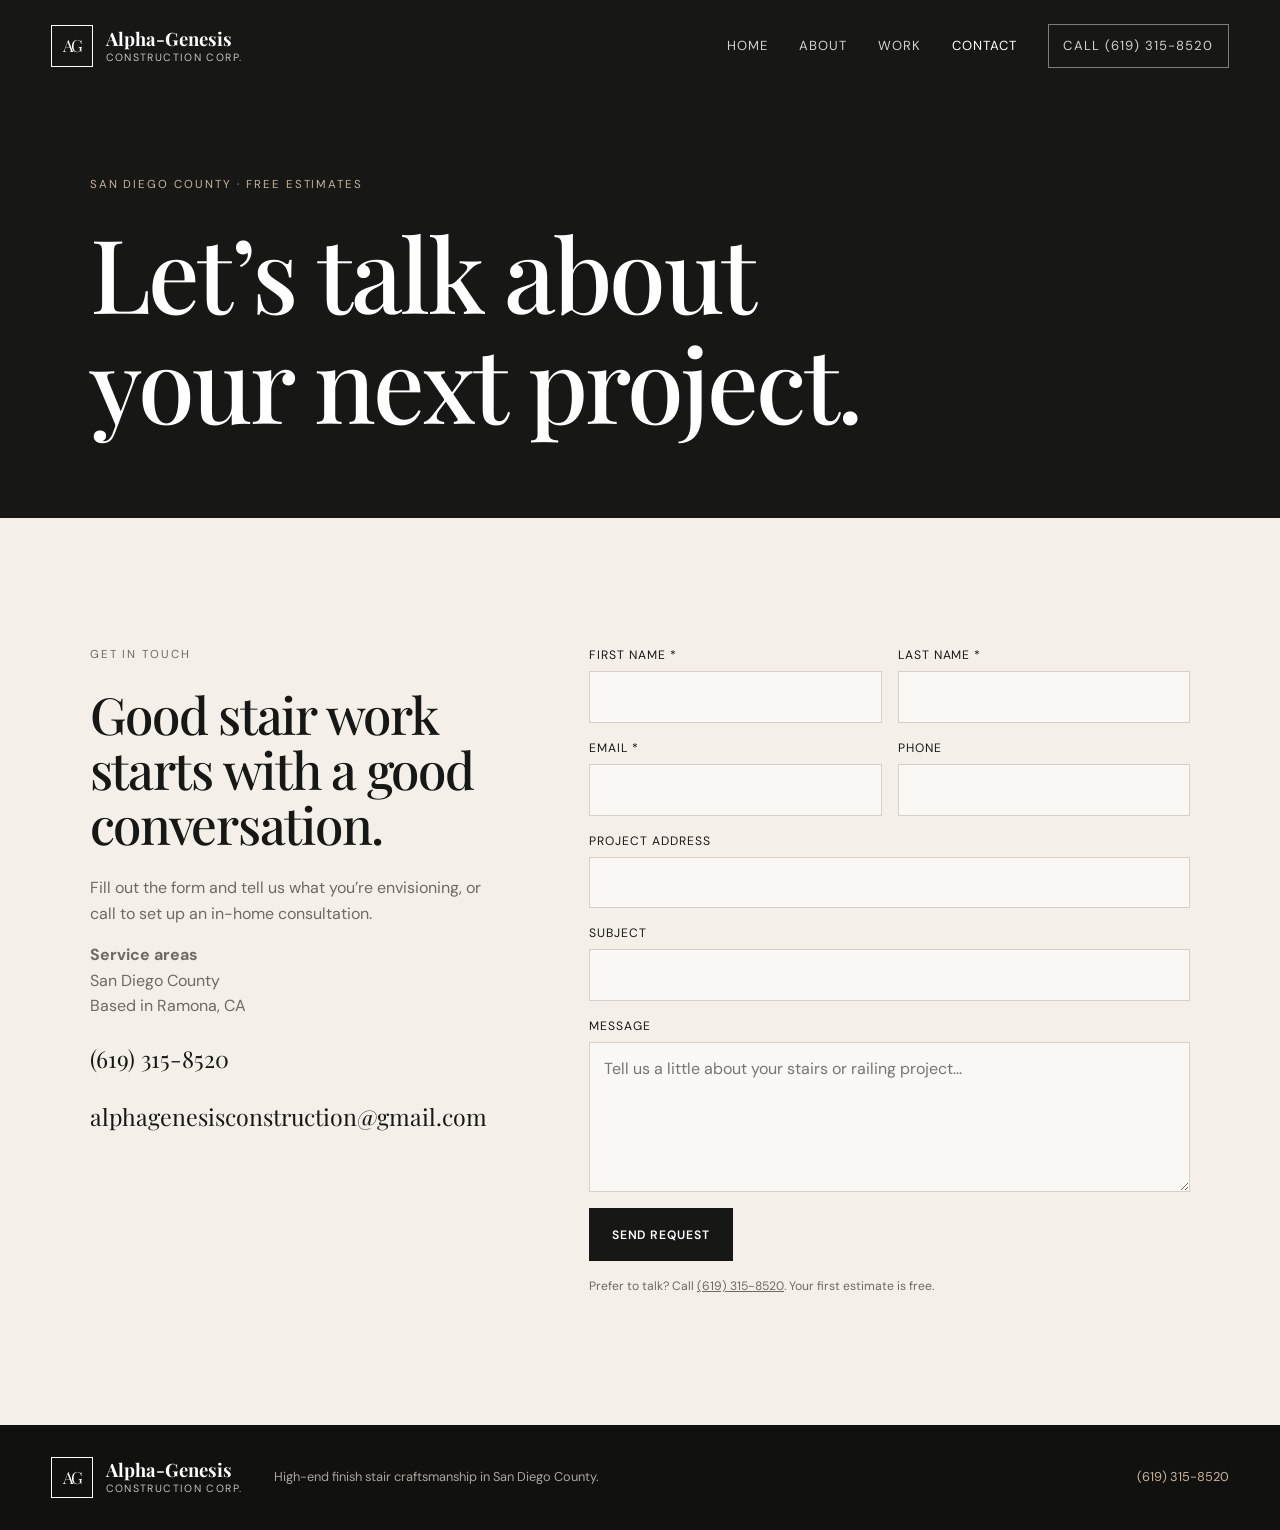
<file: contact.html>
<!doctype html>
<html lang="en"><head><meta charset="utf-8"><meta name="viewport" content="width=device-width,initial-scale=1"><meta name="description" content="Contact Alpha-Genesis Construction Corp. for a free estimate on custom finish stairs, hardwood staircases, handrails, balusters, treads, and cable rail systems in San Diego County."><meta name="theme-color" content="#171715"><title>Contact | Alpha-Genesis Construction Corp.</title><link rel="canonical" href="https://alphagenesisconstruction.com/contact.html"><link rel="stylesheet" href="styles.css"></head>
<body><a class="skip-link" href="#main">Skip to content</a><header class="site-header"><a class="brand" href="index.html" aria-label="Alpha-Genesis Construction Corp. home"><span class="brand-mark">AG</span><span><strong>Alpha-Genesis</strong><small>Construction Corp.</small></span></a><button class="menu-toggle" aria-expanded="false" aria-controls="site-nav">Menu</button><nav id="site-nav" class="site-nav" aria-label="Primary navigation"><a href="index.html">Home</a><a href="about.html">About</a><a href="work.html">Work</a><a class="active" href="contact.html">Contact</a><a class="nav-call" href="tel:+16193158520">Call (619) 315-8520</a></nav></header>
<main id="main"><section class="page-hero"><p class="eyebrow">San Diego County · Free estimates</p><h1>Let’s talk about<br>your next project.</h1></section><section class="section contact-layout"><div class="contact-info"><p class="eyebrow">Get in touch</p><h2>Good stair work starts with a good conversation.</h2><p>Fill out the form and tell us what you’re envisioning, or call to set up an in-home consultation.</p><p><strong>Service areas</strong><br>San Diego County<br>Based in Ramona, CA</p><a class="big-link" href="tel:+16193158520">(619) 315-8520</a><a class="big-link" href="mailto:alphagenesisconstruction@gmail.com">alphagenesisconstruction@gmail.com</a></div><form class="estimate-form" action="https://formsubmit.co/alphagenesisconstruction@gmail.com" method="POST"><input type="hidden" name="_subject" value="New Alpha-Genesis website estimate request"><input type="hidden" name="_next" value="https://alphagenesisconstruction.com/contact.html?sent=1"><input type="hidden" name="_captcha" value="false"><label class="honeypot">Company<input name="company" tabindex="-1" autocomplete="off"></label><div class="form-grid"><label>First name *<input required name="first_name" autocomplete="given-name"></label><label>Last name *<input required name="last_name" autocomplete="family-name"></label><label>Email *<input required type="email" name="email" autocomplete="email"></label><label>Phone<input type="tel" name="phone" autocomplete="tel"></label></div><label>Project address<input name="address" autocomplete="street-address"></label><label>Subject<input name="subject"></label><label>Message<textarea required name="message" placeholder="Tell us a little about your stairs or railing project..."></textarea></label><button class="button" type="submit">Send Request</button><p class="form-note">Prefer to talk? Call <a href="tel:+16193158520">(619) 315-8520</a>. Your first estimate is free.</p></form></section></main>
<footer class="site-footer"><a class="brand" href="index.html"><span class="brand-mark">AG</span><span><strong>Alpha-Genesis</strong><small>Construction Corp.</small></span></a><p>High-end finish stair craftsmanship in San Diego County.</p><a href="tel:+16193158520">(619) 315-8520</a></footer><a class="mobile-call" href="tel:+16193158520"><span aria-hidden="true">☎</span> Call for a Free Estimate</a><script src="script.js" defer></script></body></html>
</file>
<file: styles.css>
@import url('https://fonts.googleapis.com/css2?family=DM+Sans:wght@400;500;600&family=Playfair+Display:wght@500;600&display=swap');
:root{--ink:#171715;--paper:#f4f0e9;--tan:#c8b49d;--line:#d9d0c5;--muted:#6e6962;--white:#fff;--serif:'Playfair Display',Georgia,serif;--sans:'DM Sans',Arial,sans-serif}*{box-sizing:border-box}html{scroll-behavior:smooth}body{margin:0;background:var(--paper);color:var(--ink);font-family:var(--sans);font-size:16px;line-height:1.6}img{display:block;width:100%;height:100%;object-fit:cover}a{color:inherit}h1,h2{font-family:var(--serif);font-weight:500;line-height:1.08;letter-spacing:-.025em}h1{font-size:clamp(3.3rem,8vw,7.7rem);margin:0 0 1.4rem}h2{font-size:clamp(2.3rem,4.5vw,4.3rem);margin:0 0 1.4rem}.skip-link{position:absolute;left:-999px;top:auto}.skip-link:focus{left:1rem;top:1rem;background:var(--white);padding:.75rem 1rem;z-index:20}.site-header{position:absolute;z-index:5;top:0;left:0;width:100%;display:flex;align-items:center;justify-content:space-between;padding:1.5rem clamp(1.25rem,4vw,4.5rem);color:var(--white)}.brand{display:inline-flex;align-items:center;gap:.8rem;text-decoration:none}.brand-mark{display:grid;place-items:center;width:2.6rem;height:2.6rem;border:1px solid currentColor;font-family:var(--serif);font-size:1.05rem;letter-spacing:-.12em}.brand strong,.brand small{display:block;line-height:1.05}.brand strong{font-family:var(--serif);font-size:1.15rem}.brand small{font-size:.66rem;letter-spacing:.13em;text-transform:uppercase;margin-top:.25rem;opacity:.75}.site-nav{display:flex;align-items:center;gap:clamp(1rem,2.4vw,2.6rem);font-size:.82rem;letter-spacing:.08em;text-transform:uppercase}.site-nav a{text-decoration:none;opacity:.8}.site-nav a:hover,.site-nav a.active{opacity:1}.nav-call{border:1px solid rgba(255,255,255,.55);padding:.65rem .9rem}.menu-toggle{display:none;background:none;border:0;color:inherit;font:inherit}.hero{min-height:clamp(680px,88vh,900px);position:relative;display:flex;align-items:flex-end;padding:clamp(8rem,18vh,12rem) clamp(1.25rem,7vw,8rem) clamp(5rem,11vh,8rem);background:var(--ink);color:var(--white);overflow:hidden}.hero:before{content:"";position:absolute;inset:0;background:linear-gradient(90deg,rgba(15,15,13,.82),rgba(15,15,13,.38) 55%,rgba(15,15,13,.25)),url('https://static.wixstatic.com/media/54ca87_64335d4f4eac4fc395e9532050f5f58f~mv2.png/v1/fill/w_1600,h_1200,al_c,q_90,enc_avif,quality_auto/54ca87_64335d4f4eac4fc395e9532050f5f58f~mv2.png') center/cover}.hero-content{position:relative;max-width:850px}.eyebrow{font-size:.72rem;letter-spacing:.17em;text-transform:uppercase;color:var(--tan);margin:0 0 1.4rem}.hero p:not(.eyebrow){font-size:clamp(1rem,1.5vw,1.25rem);max-width:34rem;color:#eee;margin:0 0 2rem}.hero-actions{display:flex;gap:.8rem;flex-wrap:wrap}.button{display:inline-flex;align-items:center;justify-content:center;min-height:3.3rem;padding:.8rem 1.35rem;border:1px solid transparent;font:600 .76rem var(--sans);letter-spacing:.08em;text-transform:uppercase;text-decoration:none;cursor:pointer}.button-light{background:var(--white);color:var(--ink)}.button-light:hover{background:var(--tan)}.button-ghost{border-color:rgba(255,255,255,.6);color:var(--white)}.section{padding:clamp(5rem,10vw,10rem) clamp(1.25rem,7vw,8rem)}.split{display:grid;grid-template-columns:minmax(260px,.9fr) minmax(300px,1.1fr);gap:clamp(3rem,9vw,10rem);align-items:center}.image-frame{background:#ded4c7;overflow:hidden}.portrait{height:min(680px,65vw)}.section-copy{max-width:600px}.section-copy p:not(.eyebrow){font-size:1.07rem;color:var(--muted);margin-bottom:2rem}.arrow-link,.text-light-link{font-weight:600;text-decoration:none;font-size:.82rem;letter-spacing:.05em}.arrow-link span,.text-light-link span{margin-left:.45rem;font-size:1.25rem}.services{background:#ebe4db}.section-heading{margin-bottom:2.5rem}.service-grid{display:grid;grid-template-columns:repeat(3,1fr);gap:1rem}.service-card{min-height:420px;display:flex;align-items:flex-end;padding:1.7rem;text-decoration:none;color:var(--white);position:relative;overflow:hidden;background:var(--ink)}.service-card:before{content:"";position:absolute;inset:0;background:linear-gradient(0deg,rgba(0,0,0,.78),rgba(0,0,0,.1) 65%)}.service-card span{position:relative;font-family:var(--serif);font-size:clamp(1.7rem,3vw,2.8rem);line-height:1.03}.service-one{background:url('https://static.wixstatic.com/media/54ca87_6dc438f8e71043cd903c13a751b7bf03~mv2.jpg/v1/fill/w_700,h_900,al_c,q_85,enc_avif,quality_auto/54ca87_6dc438f8e71043cd903c13a751b7bf03~mv2.jpg') center/cover}.service-two{background:url('https://static.wixstatic.com/media/54ca87_717da2da37334d019e309f1c873a0f3d~mv2.jpg/v1/fill/w_700,h_900,al_c,q_85,enc_avif,quality_auto/54ca87_717da2da37334d019e309f1c873a0f3d~mv2.jpg') center/cover}.service-three{background:url('https://static.wixstatic.com/media/54ca87_b90b48dced854eed8a1fa8f34f7215f8~mv2.png/v1/fill/w_700,h_900,al_c,q_85,enc_avif,quality_auto/54ca87_b90b48dced854eed8a1fa8f34f7215f8~mv2.png') center/cover}.contact-band{display:grid;grid-template-columns:1.25fr .75fr;gap:3rem;align-items:end;background:var(--ink);color:var(--white);padding:clamp(4rem,9vw,8rem) clamp(1.25rem,7vw,8rem)}.contact-band h2{font-size:clamp(2.7rem,5vw,5rem)}.contact-band p:not(.eyebrow){color:#d7d1c9}.contact-details{display:flex;gap:1.25rem;flex-wrap:wrap;margin-top:1.6rem}.contact-details a{color:var(--tan);text-decoration:none}.band-actions{display:flex;flex-direction:column;align-items:flex-start;gap:1.25rem}.text-light-link{color:var(--tan)}.site-footer{display:flex;align-items:center;gap:2rem;padding:2rem clamp(1.25rem,4vw,4.5rem);background:#11110f;color:var(--white);font-size:.8rem}.site-footer p{margin:0;color:#aaa59e;flex:1}.site-footer>a:last-child{text-decoration:none;color:var(--tan)}.mobile-call{display:none}.page-hero{padding:11rem clamp(1.25rem,7vw,8rem) 5rem;background:var(--ink);color:var(--white)}.page-hero h1{font-size:clamp(3rem,8vw,7rem);margin:0;max-width:900px}.about-grid{display:grid;grid-template-columns:1fr 1fr;gap:clamp(3rem,8vw,9rem);align-items:start}.about-grid p{color:var(--muted)}.about-grid .lead{font-family:var(--serif);font-size:clamp(1.7rem,3vw,2.6rem);line-height:1.2;color:var(--ink)}.quality{background:#ebe4db}.quality-inner{max-width:820px}.work-intro{display:flex;justify-content:space-between;gap:2rem;align-items:end}.work-intro p{color:var(--muted)}.gallery{display:grid;grid-template-columns:repeat(4,1fr);gap:.7rem;padding-top:0}.gallery figure{margin:0;aspect-ratio:1;overflow:hidden;background:#d9d0c5}.gallery img{transition:transform .45s ease}.gallery figure:hover img{transform:scale(1.045)}.contact-layout{display:grid;grid-template-columns:.75fr 1.25fr;gap:clamp(3rem,8vw,9rem);align-items:start}.contact-info h2{font-size:clamp(2.4rem,4vw,4rem)}.contact-info p{color:var(--muted)}.contact-info a{color:var(--ink);text-decoration:none}.contact-info .big-link{display:block;font-family:var(--serif);font-size:1.45rem;margin-top:1.3rem}.estimate-form{display:grid;gap:1rem}.form-grid{display:grid;grid-template-columns:1fr 1fr;gap:1rem}.estimate-form label{display:grid;gap:.35rem;font-size:.76rem;letter-spacing:.08em;text-transform:uppercase}.estimate-form input,.estimate-form textarea{width:100%;border:1px solid var(--line);background:rgba(255,255,255,.55);padding:.9rem;font:1rem var(--sans);color:var(--ink);border-radius:0}.estimate-form textarea{min-height:150px;resize:vertical}.estimate-form input:focus,.estimate-form textarea:focus{outline:2px solid var(--tan);outline-offset:1px}.estimate-form .button{justify-self:start;background:var(--ink);color:var(--white)}.form-note{font-size:.76rem!important;color:var(--muted);margin:0}.honeypot{position:absolute;left:-9999px}
@media(max-width:800px){.site-header{padding:1.1rem 1.25rem}.menu-toggle{display:block;border:1px solid rgba(255,255,255,.5);padding:.5rem .7rem;font-size:.72rem;letter-spacing:.1em;text-transform:uppercase}.site-nav{display:none;position:absolute;top:100%;left:0;right:0;background:var(--ink);padding:1rem 1.25rem 1.4rem;flex-direction:column;align-items:flex-start;gap:1rem}.site-nav.open{display:flex}.nav-call{width:100%;text-align:center}.hero{min-height:720px;padding:8rem 1.25rem 6rem}.section{padding:5rem 1.25rem}.split,.about-grid,.contact-layout,.contact-band{grid-template-columns:1fr;gap:2.7rem}.portrait{height:100vw;max-height:600px}.section-heading{display:block}.service-grid{grid-template-columns:1fr}.service-card{min-height:300px}.gallery{grid-template-columns:repeat(2,1fr);gap:.45rem}.work-intro{display:block}.site-footer{align-items:flex-start;flex-direction:column;gap:1rem;padding-bottom:5.5rem}.mobile-call{display:flex;position:fixed;z-index:10;bottom:0;left:0;right:0;align-items:center;justify-content:center;gap:.5rem;min-height:3.5rem;background:var(--tan);color:var(--ink);font-weight:600;text-decoration:none;font-size:.8rem;letter-spacing:.05em;text-transform:uppercase}.form-grid{grid-template-columns:1fr}.page-hero{padding:9rem 1.25rem 4rem}}@media(prefers-reduced-motion:reduce){html{scroll-behavior:auto}.gallery img{transition:none}}
</file>
